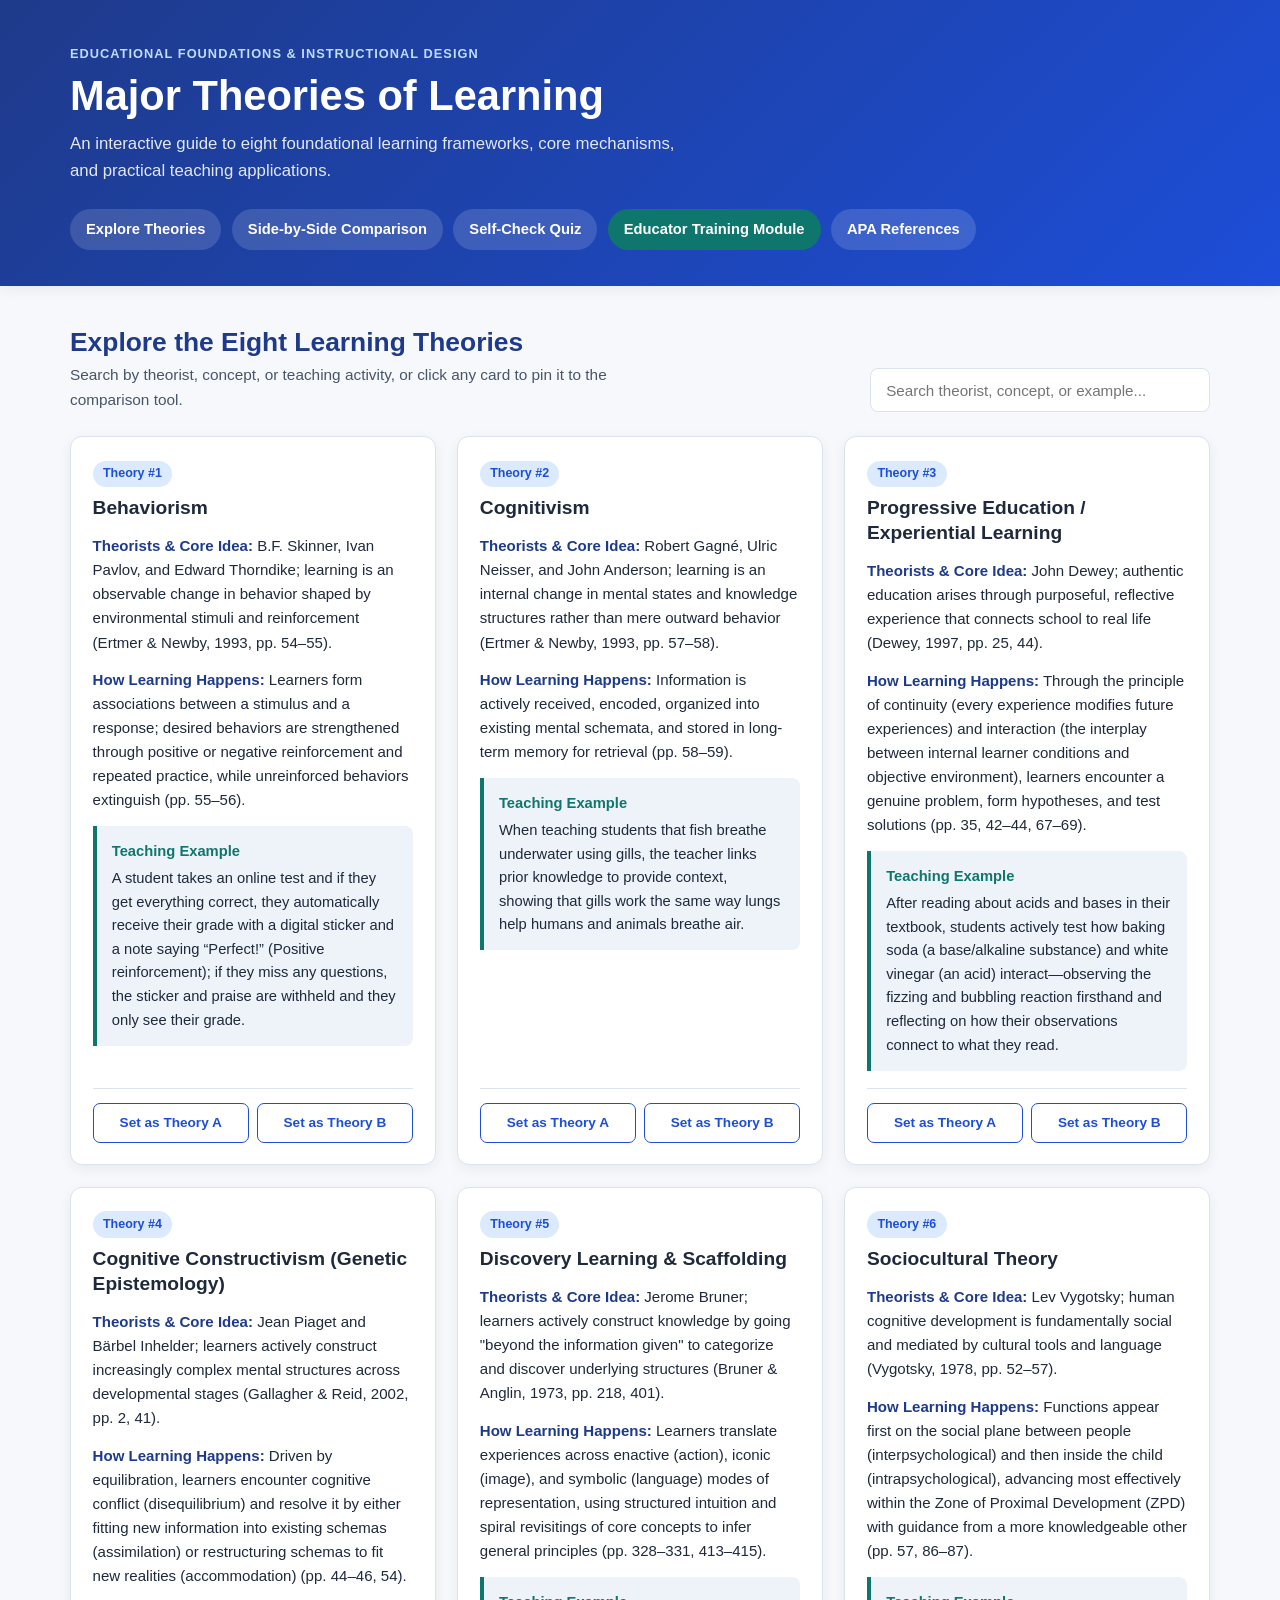
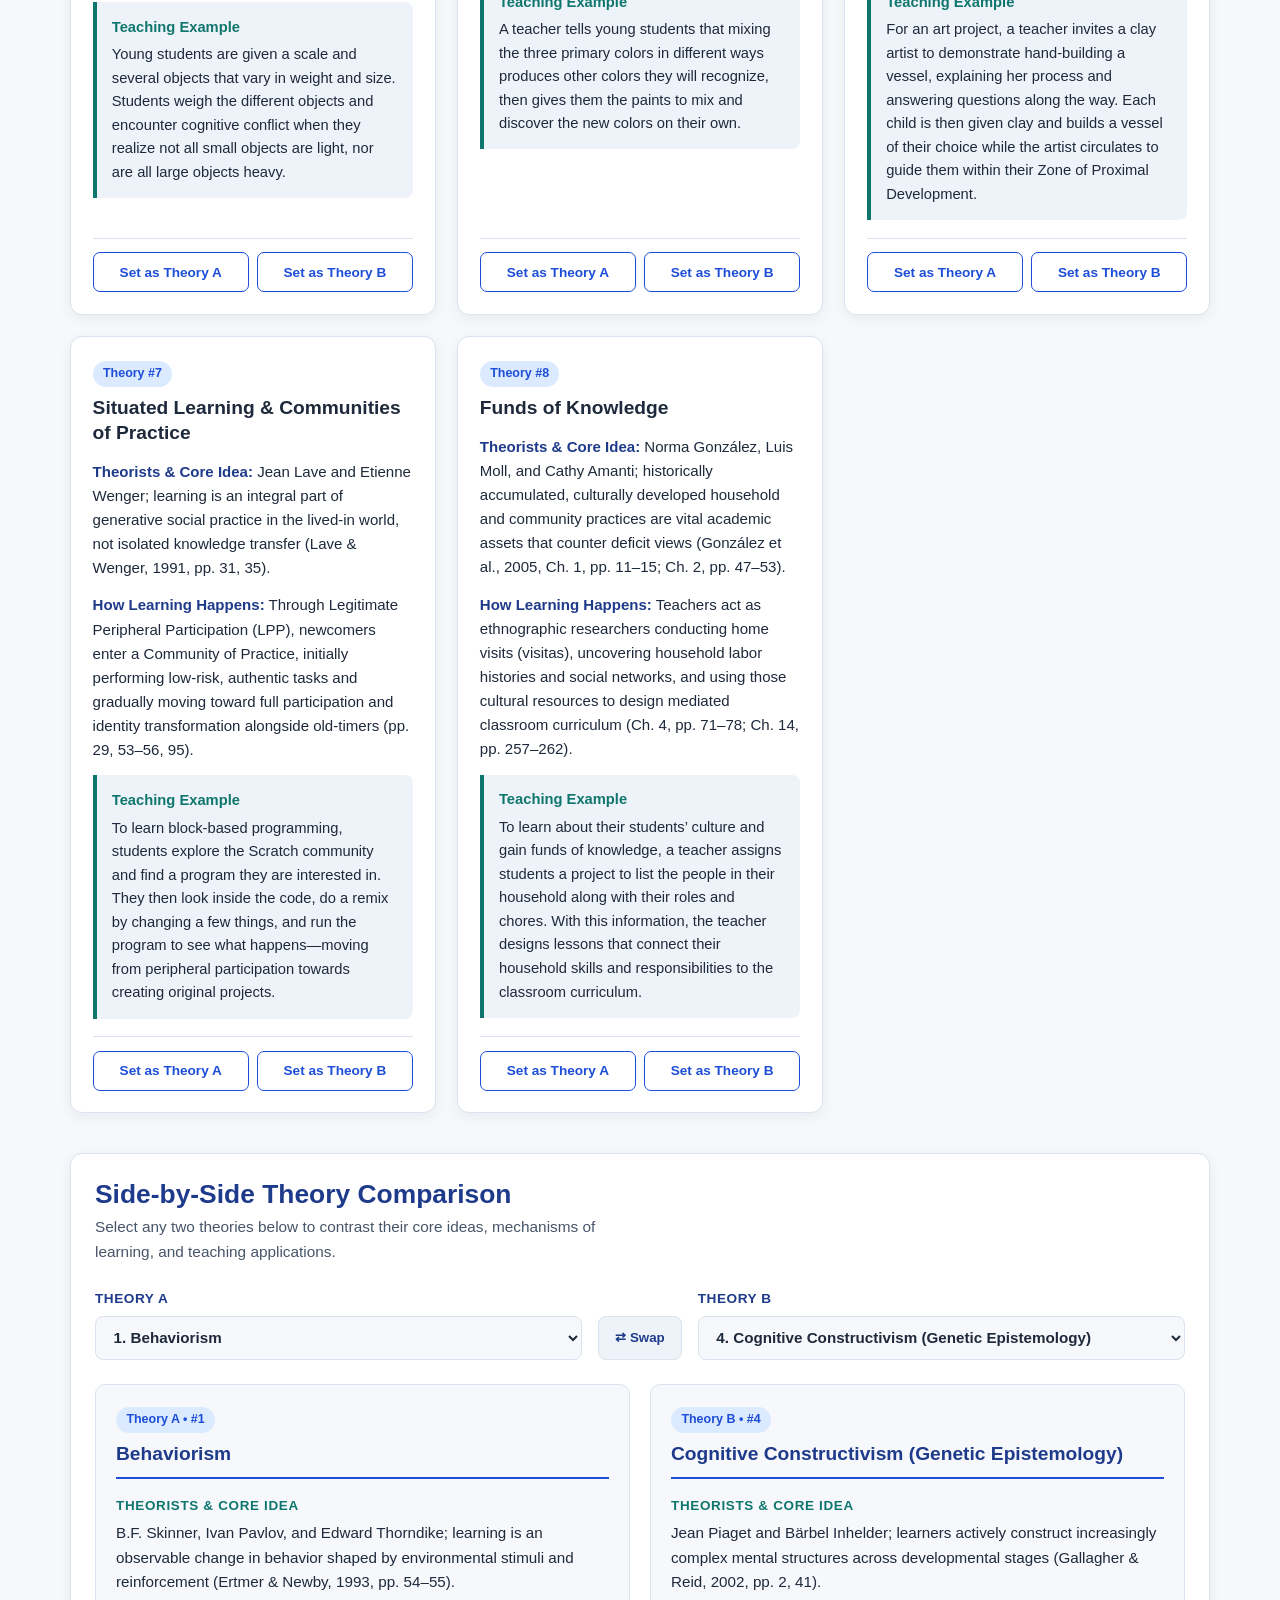
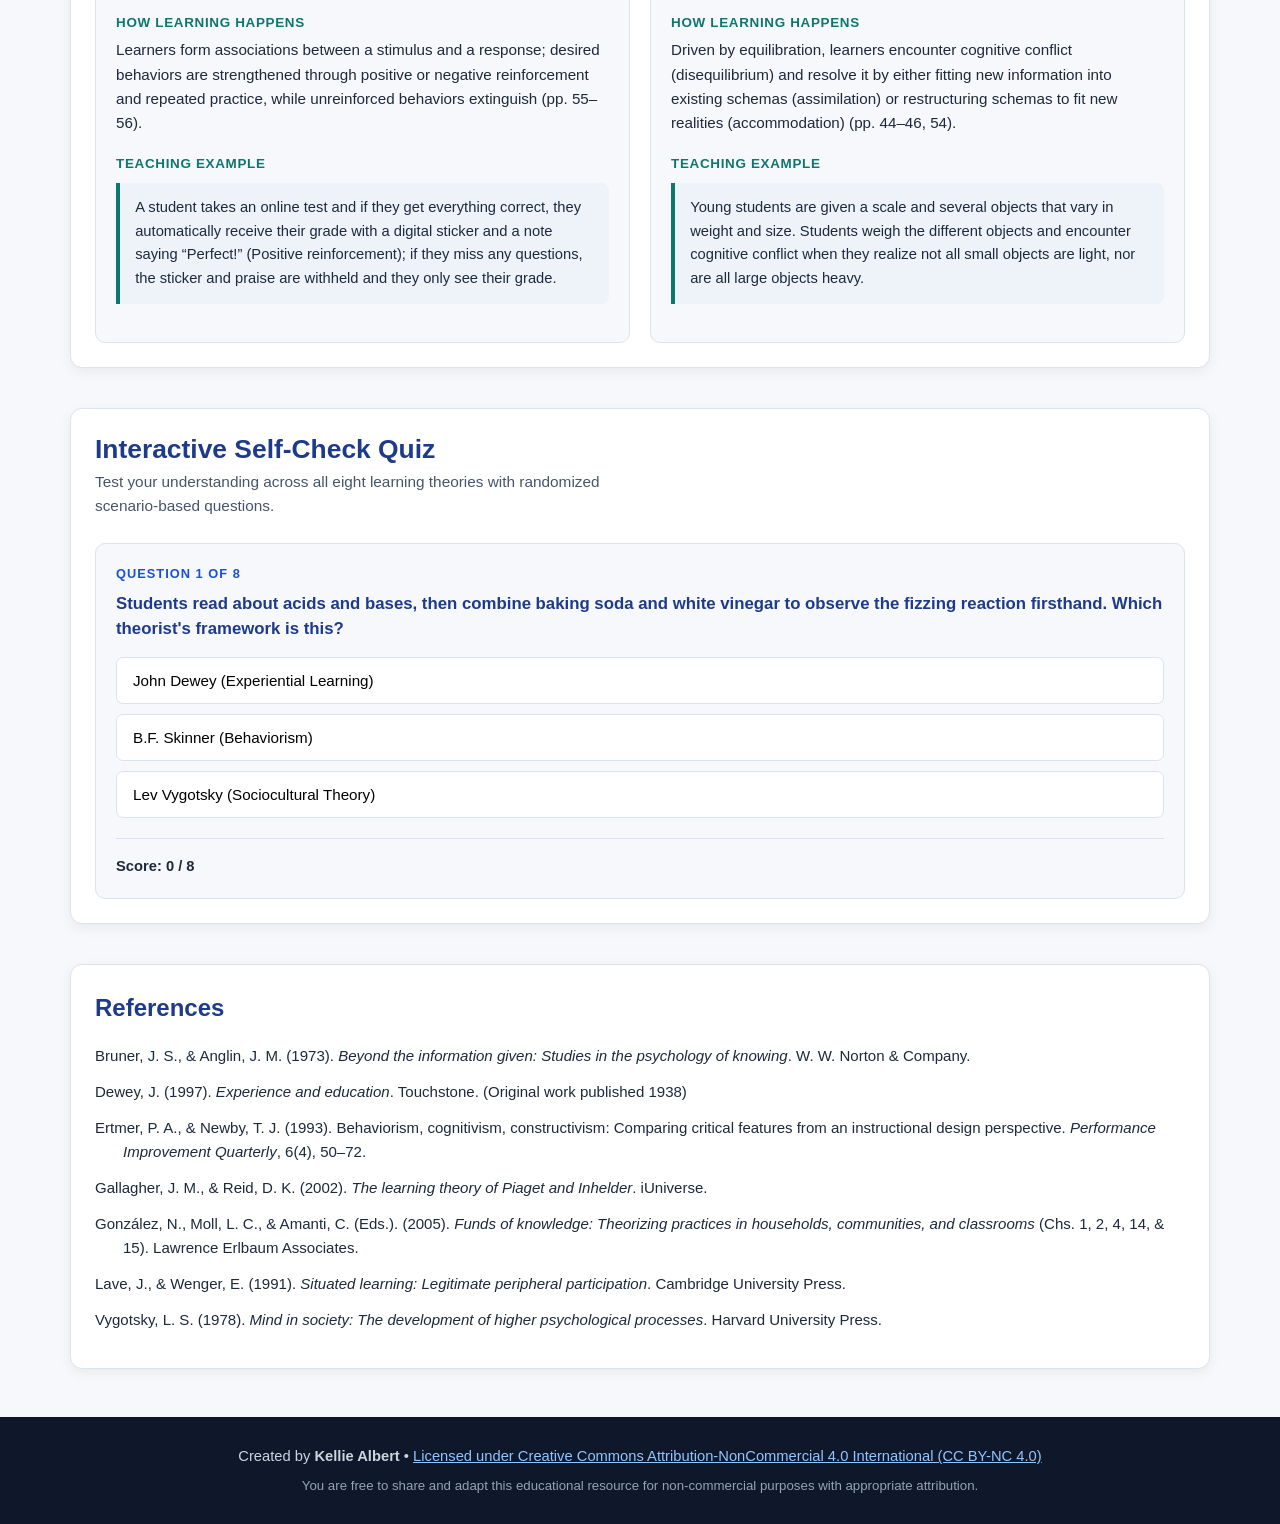
<file: index.html>
<!DOCTYPE html>
<html lang="en">
<head>
  <meta charset="UTF-8" />
  <meta name="viewport" content="width=device-width, initial-scale=1.0" />
  <title>Major Theories of Learning — Educational Guide</title>
  <link rel="stylesheet" href="styles.css" />
</head>
<body>
  <header class="site-header">
    <div class="container">
      <p class="eyebrow">Educational Foundations &amp; Instructional Design</p>
      <h1>Major Theories of Learning</h1>
      <p class="subtitle">
        An interactive guide to eight foundational learning frameworks, core mechanisms, and practical teaching applications.
      </p>
      <nav class="main-nav" aria-label="Primary Navigation">
        <a href="#explorer">Explore Theories</a>
        <a href="#compare">Side-by-Side Comparison</a>
        <a href="#quiz-section">Self-Check Quiz</a>
        <a href="module.html" class="nav-highlight">Educator Training Module</a>
        <a href="#references">APA References</a>
      </nav>
    </div>
  </header>

  <main class="container">
    <!-- Theory Explorer Section -->
    <section id="explorer" class="section-block" aria-labelledby="explorer-heading">
      <div class="section-header">
        <div>
          <h2 id="explorer-heading">Explore the Eight Learning Theories</h2>
          <p class="section-desc">Search by theorist, concept, or teaching activity, or click any card to pin it to the comparison tool.</p>
        </div>
        <div class="search-box">
          <label for="search-input" class="visually-hidden">Search theories</label>
          <input
            type="search"
            id="search-input"
            placeholder="Search theorist, concept, or example..."
            autocomplete="off"
          />
        </div>
      </div>

      <div id="theory-grid" class="theory-grid" aria-live="polite">
        <!-- Populated dynamically by script.js -->
      </div>
      <p id="no-results" class="no-results hidden">No learning theories matched your search. Try another keyword.</p>
    </section>

    <!-- Side-by-Side Comparison Section -->
    <section id="compare" class="section-block compare-section" aria-labelledby="compare-heading">
      <div class="section-header">
        <div>
          <h2 id="compare-heading">Side-by-Side Theory Comparison</h2>
          <p class="section-desc">Select any two theories below to contrast their core ideas, mechanisms of learning, and teaching applications.</p>
        </div>
      </div>

      <div class="compare-controls">
        <div class="select-group">
          <label for="theory-select-a">Theory A</label>
          <select id="theory-select-a"></select>
        </div>

        <button type="button" id="swap-btn" class="btn-secondary" title="Swap selected theories" aria-label="Swap Theory A and Theory B">
          &#8644; Swap
        </button>

        <div class="select-group">
          <label for="theory-select-b">Theory B</label>
          <select id="theory-select-b"></select>
        </div>
      </div>

      <div id="comparison-board" class="comparison-board" aria-live="polite">
        <!-- Populated dynamically by script.js -->
      </div>
    </section>

    <!-- Interactive Self-Check Quiz Section -->
    <section id="quiz-section" class="section-block quiz-main-section" aria-labelledby="quiz-heading">
      <div class="section-header">
        <div>
          <h2 id="quiz-heading">Interactive Self-Check Quiz</h2>
          <p class="section-desc">Test your understanding across all eight learning theories with randomized scenario-based questions.</p>
        </div>
      </div>

      <div class="quiz-container" id="main-quiz-box">
        <div id="main-quiz-progress" class="eyebrow quiz-progress">Question 1 of 8</div>
        <div id="main-quiz-question" class="quiz-question">Loading question...</div>
        <div id="main-quiz-options" class="quiz-options"></div>
        <div id="main-quiz-feedback" class="quiz-feedback hidden"></div>

        <div class="quiz-nav-row">
          <span id="main-quiz-score" class="quiz-score">Score: 0 / 0</span>
          <button type="button" id="main-next-btn" class="btn-primary hidden">Next Question &rarr;</button>
        </div>
      </div>
    </section>

    <!-- References Section -->
    <section id="references" class="section-block references-section" aria-labelledby="references-heading">
      <h2 id="references-heading">References</h2>
      <ul class="apa-list">
        <li>Bruner, J. S., &amp; Anglin, J. M. (1973). <em>Beyond the information given: Studies in the psychology of knowing</em>. W. W. Norton &amp; Company.</li>
        <li>Dewey, J. (1997). <em>Experience and education</em>. Touchstone. (Original work published 1938)</li>
        <li>Ertmer, P. A., &amp; Newby, T. J. (1993). Behaviorism, cognitivism, constructivism: Comparing critical features from an instructional design perspective. <em>Performance Improvement Quarterly</em>, 6(4), 50–72.</li>
        <li>Gallagher, J. M., &amp; Reid, D. K. (2002). <em>The learning theory of Piaget and Inhelder</em>. iUniverse.</li>
        <li>González, N., Moll, L. C., &amp; Amanti, C. (Eds.). (2005). <em>Funds of knowledge: Theorizing practices in households, communities, and classrooms</em> (Chs. 1, 2, 4, 14, &amp; 15). Lawrence Erlbaum Associates.</li>
        <li>Lave, J., &amp; Wenger, E. (1991). <em>Situated learning: Legitimate peripheral participation</em>. Cambridge University Press.</li>
        <li>Vygotsky, L. S. (1978). <em>Mind in society: The development of higher psychological processes</em>. Harvard University Press.</li>
      </ul>
    </section>
  </main>

  <footer class="site-footer">
    <div class="container footer-content">
      <p>
        Created by <strong>Kellie Albert</strong> &bull;
        <a
          href="https://creativecommons.org/licenses/by-nc/4.0/"
          target="_blank"
          rel="license noopener noreferrer"
        >
          Licensed under Creative Commons Attribution-NonCommercial 4.0 International (CC BY-NC 4.0)
        </a>
      </p>
      <p class="footer-note">
        You are free to share and adapt this educational resource for non-commercial purposes with appropriate attribution.
      </p>
    </div>
  </footer>

  <script src="script.js"></script>
</body>
</html>
</file>
<file: styles.css>
:root {
  --bg: #f6f8fb;
  --surface: #ffffff;
  --surface-alt: #eef3f9;
  --text: #1e293b;
  --text-muted: #475569;
  --primary: #1d4ed8;
  --primary-dark: #1e3a8a;
  --accent: #0f766e;
  --border: #dbe3ee;
  --shadow: 0 4px 14px rgba(15, 23, 42, 0.06);
  --radius: 12px;
}

* {
  box-sizing: border-box;
  margin: 0;
  padding: 0;
}

html {
  scroll-behavior: smooth;
}

body {
  font-family: -apple-system, BlinkMacSystemFont, "Segoe UI", Roboto, Oxygen, Ubuntu, Cantarell, sans-serif;
  background-color: var(--bg);
  color: var(--text);
  line-height: 1.6;
  overflow-x: clip;
  overflow-wrap: anywhere;
}

img {
  display: block;
  max-width: 100%;
  height: auto;
}

section[id] {
  scroll-margin-top: 1.25rem;
}

.container {
  width: min(1140px, 92%);
  margin: 0 auto;
}

.visually-hidden {
  position: absolute;
  width: 1px;
  height: 1px;
  overflow: hidden;
  clip: rect(0 0 0 0);
}

.hidden {
  display: none !important;
}

/* Header */
.site-header {
  background: linear-gradient(135deg, var(--primary-dark), var(--primary));
  color: #ffffff;
  padding: 2.75rem 0 2.25rem;
  box-shadow: var(--shadow);
}

.eyebrow {
  text-transform: uppercase;
  letter-spacing: 0.08em;
  font-size: 0.8rem;
  font-weight: 700;
  color: #bfdbfe;
  margin-bottom: 0.4rem;
}

.site-header h1 {
  font-size: clamp(1.75rem, 3.5vw, 2.6rem);
  line-height: 1.2;
  margin-bottom: 0.65rem;
}

.subtitle {
  max-width: 68ch;
  color: #e2e8f0;
  font-size: clamp(0.98rem, 1.4vw, 1.05rem);
  margin-bottom: 1.5rem;
}

.main-nav {
  display: flex;
  flex-wrap: wrap;
  gap: 0.65rem;
}

.main-nav a {
  text-decoration: none;
  color: #ffffff;
  background: rgba(255, 255, 255, 0.14);
  padding: 0.55rem 1rem;
  min-height: 40px;
  display: inline-flex;
  align-items: center;
  border-radius: 999px;
  font-size: 0.92rem;
  font-weight: 600;
  transition: background 0.2s ease;
}

.main-nav a:hover,
.main-nav a:focus-visible {
  background: rgba(255, 255, 255, 0.28);
}

.main-nav .nav-highlight {
  background: #0f766e;
  color: #ffffff;
}

.main-nav .nav-highlight:hover,
.main-nav .nav-highlight:focus-visible {
  background: #115e59;
}

/* Sections */
.section-block {
  margin-top: 2.5rem;
}

.section-header {
  display: flex;
  flex-wrap: wrap;
  justify-content: space-between;
  align-items: flex-end;
  gap: 1rem;
  margin-bottom: 1.5rem;
}

.section-header h2 {
  font-size: clamp(1.35rem, 2.5vw, 1.65rem);
  line-height: 1.25;
  color: var(--primary-dark);
}

.section-desc {
  color: var(--text-muted);
  font-size: 0.96rem;
  margin-top: 0.25rem;
  max-width: 65ch;
}

.search-box {
  width: min(340px, 100%);
}

.search-box input {
  width: 100%;
  min-height: 44px;
  padding: 0.65rem 0.95rem;
  border: 1px solid var(--border);
  border-radius: 8px;
  font-size: 0.95rem;
  background: var(--surface);
  color: var(--text);
}

.search-box input:focus {
  outline: 2px solid var(--primary);
  border-color: transparent;
}

/* Theory Cards */
.theory-grid {
  display: grid;
  grid-template-columns: repeat(auto-fit, minmax(min(100%, 300px), 1fr));
  gap: 1.35rem;
}

.theory-card {
  background: var(--surface);
  border: 1px solid var(--border);
  border-radius: var(--radius);
  padding: 1.35rem;
  box-shadow: var(--shadow);
  display: flex;
  flex-direction: column;
  justify-content: space-between;
  transition: transform 0.18s ease, box-shadow 0.18s ease;
}

.theory-card:hover {
  transform: translateY(-2px);
  box-shadow: 0 8px 20px rgba(15, 23, 42, 0.09);
}

.card-badge {
  display: inline-block;
  font-size: 0.78rem;
  font-weight: 700;
  color: var(--primary);
  background: #dbeafe;
  padding: 0.2rem 0.65rem;
  border-radius: 999px;
  margin-bottom: 0.55rem;
}

.theory-card h3 {
  font-size: 1.2rem;
  line-height: 1.3;
  color: var(--text);
  margin-bottom: 0.85rem;
}

.detail-block {
  margin-bottom: 0.85rem;
  font-size: 0.94rem;
}

.detail-block strong {
  color: var(--primary-dark);
}

.example-callout {
  background: var(--surface-alt);
  border-left: 4px solid var(--accent);
  padding: 0.85rem 0.95rem;
  border-radius: 0 8px 8px 0;
  font-size: 0.92rem;
  margin-top: 0.5rem;
}

.example-callout strong {
  color: var(--accent);
  display: block;
  margin-bottom: 0.25rem;
}

.card-actions {
  display: flex;
  flex-wrap: wrap;
  gap: 0.5rem;
  margin-top: 1.1rem;
  padding-top: 0.85rem;
  border-top: 1px solid var(--border);
}

.btn-small {
  flex: 1 1 120px;
  min-height: 40px;
  background: var(--surface);
  color: var(--primary);
  border: 1px solid var(--primary);
  border-radius: 7px;
  padding: 0.5rem 0.65rem;
  font-size: 0.85rem;
  font-weight: 600;
  cursor: pointer;
  transition: background 0.15s ease, color 0.15s ease;
}

.btn-small:hover,
.btn-small:focus-visible {
  background: var(--primary);
  color: #ffffff;
}

.no-results {
  text-align: center;
  color: var(--text-muted);
  padding: 2rem;
  background: var(--surface);
  border-radius: var(--radius);
  border: 1px dashed var(--border);
}

/* Comparison Section */
.compare-section {
  background: var(--surface);
  border: 1px solid var(--border);
  border-radius: var(--radius);
  padding: 1.5rem;
  box-shadow: var(--shadow);
}

.compare-controls {
  display: grid;
  grid-template-columns: 1fr auto 1fr;
  align-items: end;
  gap: 1rem;
  margin-bottom: 1.5rem;
}

.select-group {
  display: flex;
  flex-direction: column;
  gap: 0.35rem;
  min-width: 0;
}

.select-group label {
  font-size: 0.85rem;
  font-weight: 700;
  color: var(--primary-dark);
  text-transform: uppercase;
  letter-spacing: 0.04em;
}

.select-group select {
  width: 100%;
  min-height: 44px;
  padding: 0.65rem 0.85rem;
  border-radius: 8px;
  border: 1px solid var(--border);
  font-size: 0.95rem;
  background: var(--bg);
  color: var(--text);
  font-weight: 600;
}

.btn-secondary {
  min-height: 44px;
  padding: 0.65rem 1rem;
  border-radius: 8px;
  border: 1px solid var(--border);
  background: var(--surface-alt);
  color: var(--primary-dark);
  font-weight: 700;
  cursor: pointer;
  transition: background 0.15s ease;
  white-space: nowrap;
}

.btn-secondary:hover,
.btn-secondary:focus-visible {
  background: #dbeafe;
}

.comparison-board {
  display: grid;
  grid-template-columns: repeat(2, minmax(0, 1fr));
  gap: 1.25rem;
}

.compare-column {
  background: var(--bg);
  border: 1px solid var(--border);
  border-radius: 10px;
  padding: 1.25rem;
  min-width: 0;
}

.compare-column h3 {
  color: var(--primary-dark);
  font-size: 1.2rem;
  line-height: 1.3;
  padding-bottom: 0.65rem;
  margin-bottom: 1rem;
  border-bottom: 2px solid var(--primary);
}

.compare-row {
  margin-bottom: 1.1rem;
}

.compare-row h4 {
  font-size: 0.84rem;
  text-transform: uppercase;
  letter-spacing: 0.05em;
  color: var(--accent);
  margin-bottom: 0.3rem;
}

.compare-row p {
  font-size: 0.95rem;
}

/* Quiz Section Styles */
.quiz-main-section {
  background: var(--surface);
  border: 1px solid var(--border);
  border-radius: var(--radius);
  padding: 1.5rem;
  box-shadow: var(--shadow);
}

.quiz-container {
  background: var(--bg);
  border: 1px solid var(--border);
  border-radius: 10px;
  padding: 1.25rem;
  margin-top: 1rem;
}

.quiz-progress {
  margin-bottom: 0.5rem;
  color: var(--primary);
}

.quiz-score {
  font-weight: 600;
  font-size: 0.92rem;
}

.quiz-summary-text {
  font-size: 1.02rem;
  margin: 0.75rem 0;
}

.quiz-question {
  font-weight: 600;
  font-size: 1.05rem;
  line-height: 1.45;
  margin-bottom: 1rem;
  color: var(--primary-dark);
}

.quiz-options {
  display: flex;
  flex-direction: column;
  gap: 0.6rem;
  margin-bottom: 1rem;
}

.quiz-btn {
  width: 100%;
  min-height: 44px;
  background: var(--surface);
  border: 1px solid var(--border);
  padding: 0.75rem 1rem;
  text-align: left;
  border-radius: 7px;
  font-size: 0.95rem;
  line-height: 1.4;
  cursor: pointer;
  transition: all 0.15s ease;
}

.quiz-btn:hover:not(:disabled),
.quiz-btn:focus-visible:not(:disabled) {
  background: var(--surface-alt);
  border-color: var(--primary);
}

.quiz-btn.correct {
  background: #d1fae5;
  border-color: #059669;
  color: #065f46;
  font-weight: 600;
}

.quiz-btn.incorrect {
  background: #fee2e2;
  border-color: #dc2626;
  color: #991b1b;
}

.quiz-feedback {
  font-size: 0.92rem;
  padding: 0.75rem 0.9rem;
  border-radius: 6px;
  margin-top: 0.75rem;
}

.quiz-feedback.success {
  background: #d1fae5;
  color: #065f46;
  border: 1px solid #34d399;
}

.quiz-feedback.error {
  background: #fee2e2;
  color: #991b1b;
  border: 1px solid #f87171;
}

.quiz-nav-row {
  display: flex;
  flex-wrap: wrap;
  justify-content: space-between;
  align-items: center;
  gap: 0.75rem;
  margin-top: 1.25rem;
  padding-top: 1rem;
  border-top: 1px solid var(--border);
}

.btn-primary {
  min-height: 44px;
  background: var(--primary);
  color: #ffffff;
  border: none;
  padding: 0.65rem 1.2rem;
  border-radius: 7px;
  font-weight: 600;
  cursor: pointer;
}

.btn-primary:hover,
.btn-primary:focus-visible {
  background: var(--primary-dark);
}

/* Module Portal Helpers */
.media-figure {
  margin: 1.25rem 0;
}

.media-figure img {
  width: 100%;
  max-height: 420px;
  object-fit: cover;
  border-radius: 10px;
  border: 1px solid var(--border);
}

.media-figure figcaption {
  font-size: 0.86rem;
  color: var(--text-muted);
  margin-top: 0.5rem;
}

.objectives-box {
  background: var(--surface-alt);
  border: 1px solid var(--border);
  border-radius: 10px;
  padding: 1rem 1.15rem;
  margin: 1rem 0 1.25rem;
}

.objectives-box ul {
  padding-left: 1.25rem;
  margin-top: 0.4rem;
}

/* References */
.references-section {
  background: var(--surface);
  border: 1px solid var(--border);
  border-radius: var(--radius);
  padding: 1.5rem;
  box-shadow: var(--shadow);
}

.references-section h2 {
  font-size: clamp(1.3rem, 2.2vw, 1.5rem);
  color: var(--primary-dark);
  margin-bottom: 1rem;
}

.apa-list {
  list-style: none;
}

.apa-list li {
  padding-left: 1.75rem;
  text-indent: -1.75rem;
  margin-bottom: 0.75rem;
  font-size: 0.94rem;
  color: var(--text);
}

/* Footer */
.site-footer {
  margin-top: 3rem;
  background: #0f172a;
  color: #cbd5e1;
  padding: 1.75rem 0;
  font-size: 0.92rem;
}

.footer-content {
  text-align: center;
}

.site-footer a {
  color: #93c5fd;
  text-decoration: underline;
}

.site-footer a:hover,
.site-footer a:focus-visible {
  color: #ffffff;
}

.footer-note {
  font-size: 0.83rem;
  color: #94a3b8;
  margin-top: 0.35rem;
}

/* Tablet & Mobile Breakpoints */
@media (max-width: 768px) {
  .site-header {
    padding: 2rem 0 1.75rem;
  }

  .section-block {
    margin-top: 2rem;
  }

  .compare-section,
  .quiz-main-section,
  .references-section {
    padding: 1.15rem;
  }

  .quiz-container {
    padding: 1rem;
  }

  .compare-controls,
  .comparison-board {
    grid-template-columns: minmax(0, 1fr);
  }

  .btn-secondary {
    width: 100%;
  }
}

@media (max-width: 480px) {
  .container {
    width: min(1140px, 94%);
  }

  .main-nav {
    gap: 0.5rem;
  }

  .main-nav a {
    flex: 1 1 auto;
    justify-content: center;
    text-align: center;
    font-size: 0.88rem;
    padding: 0.5rem 0.75rem;
  }

  .apa-list li {
    padding-left: 1.25rem;
    text-indent: -1.25rem;
  }
}
</file>
